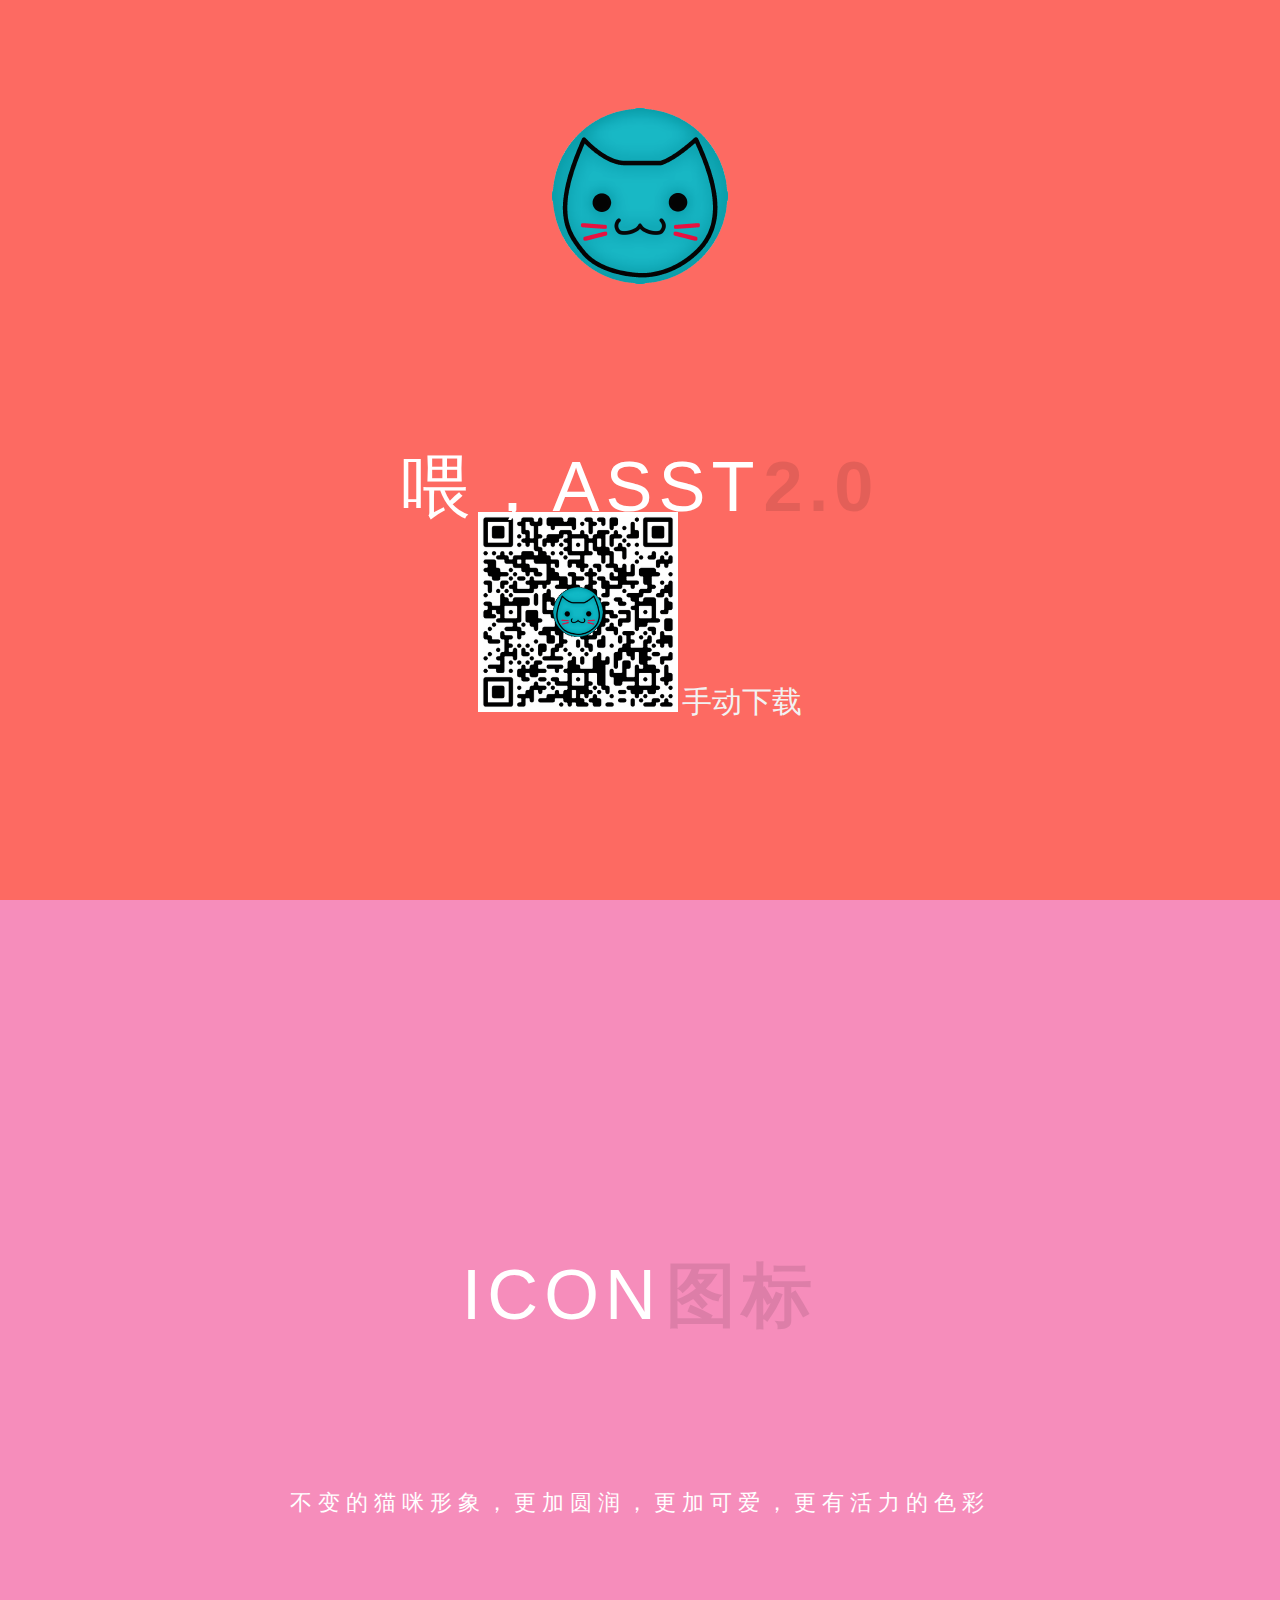
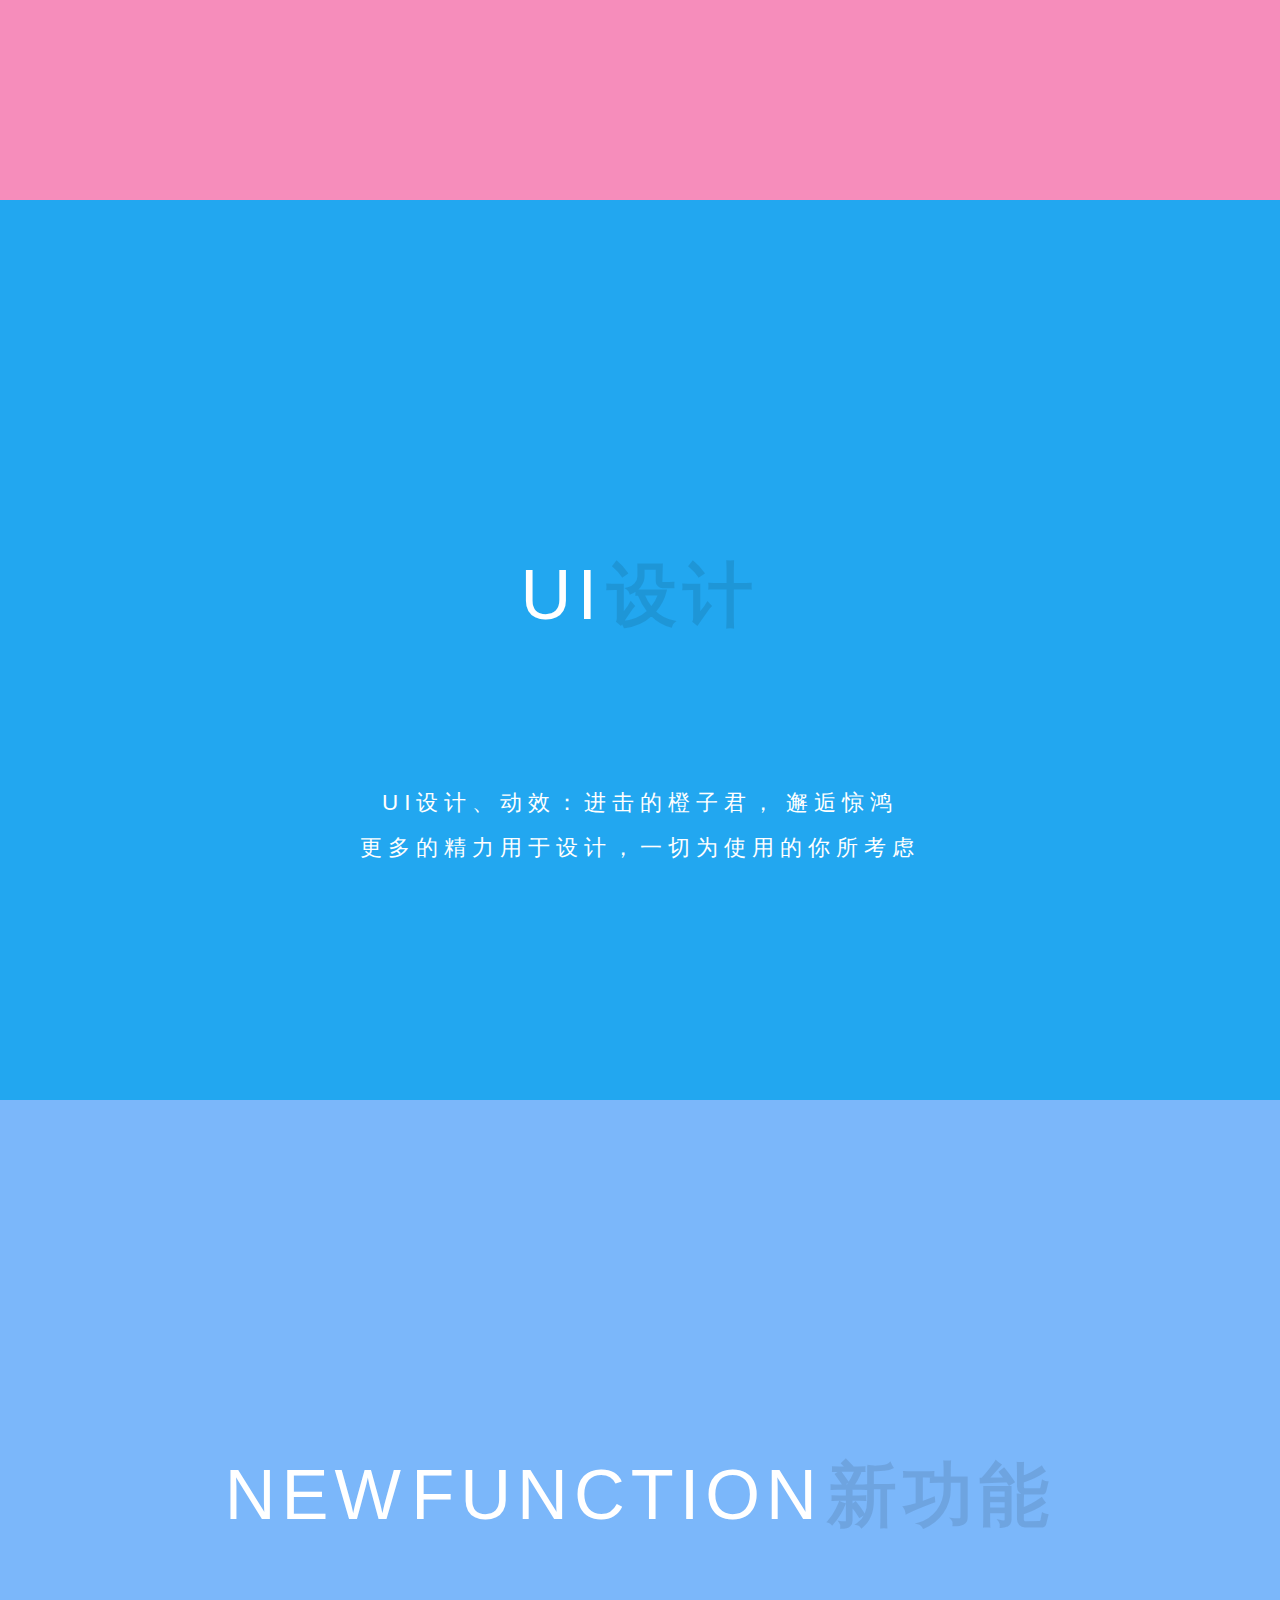
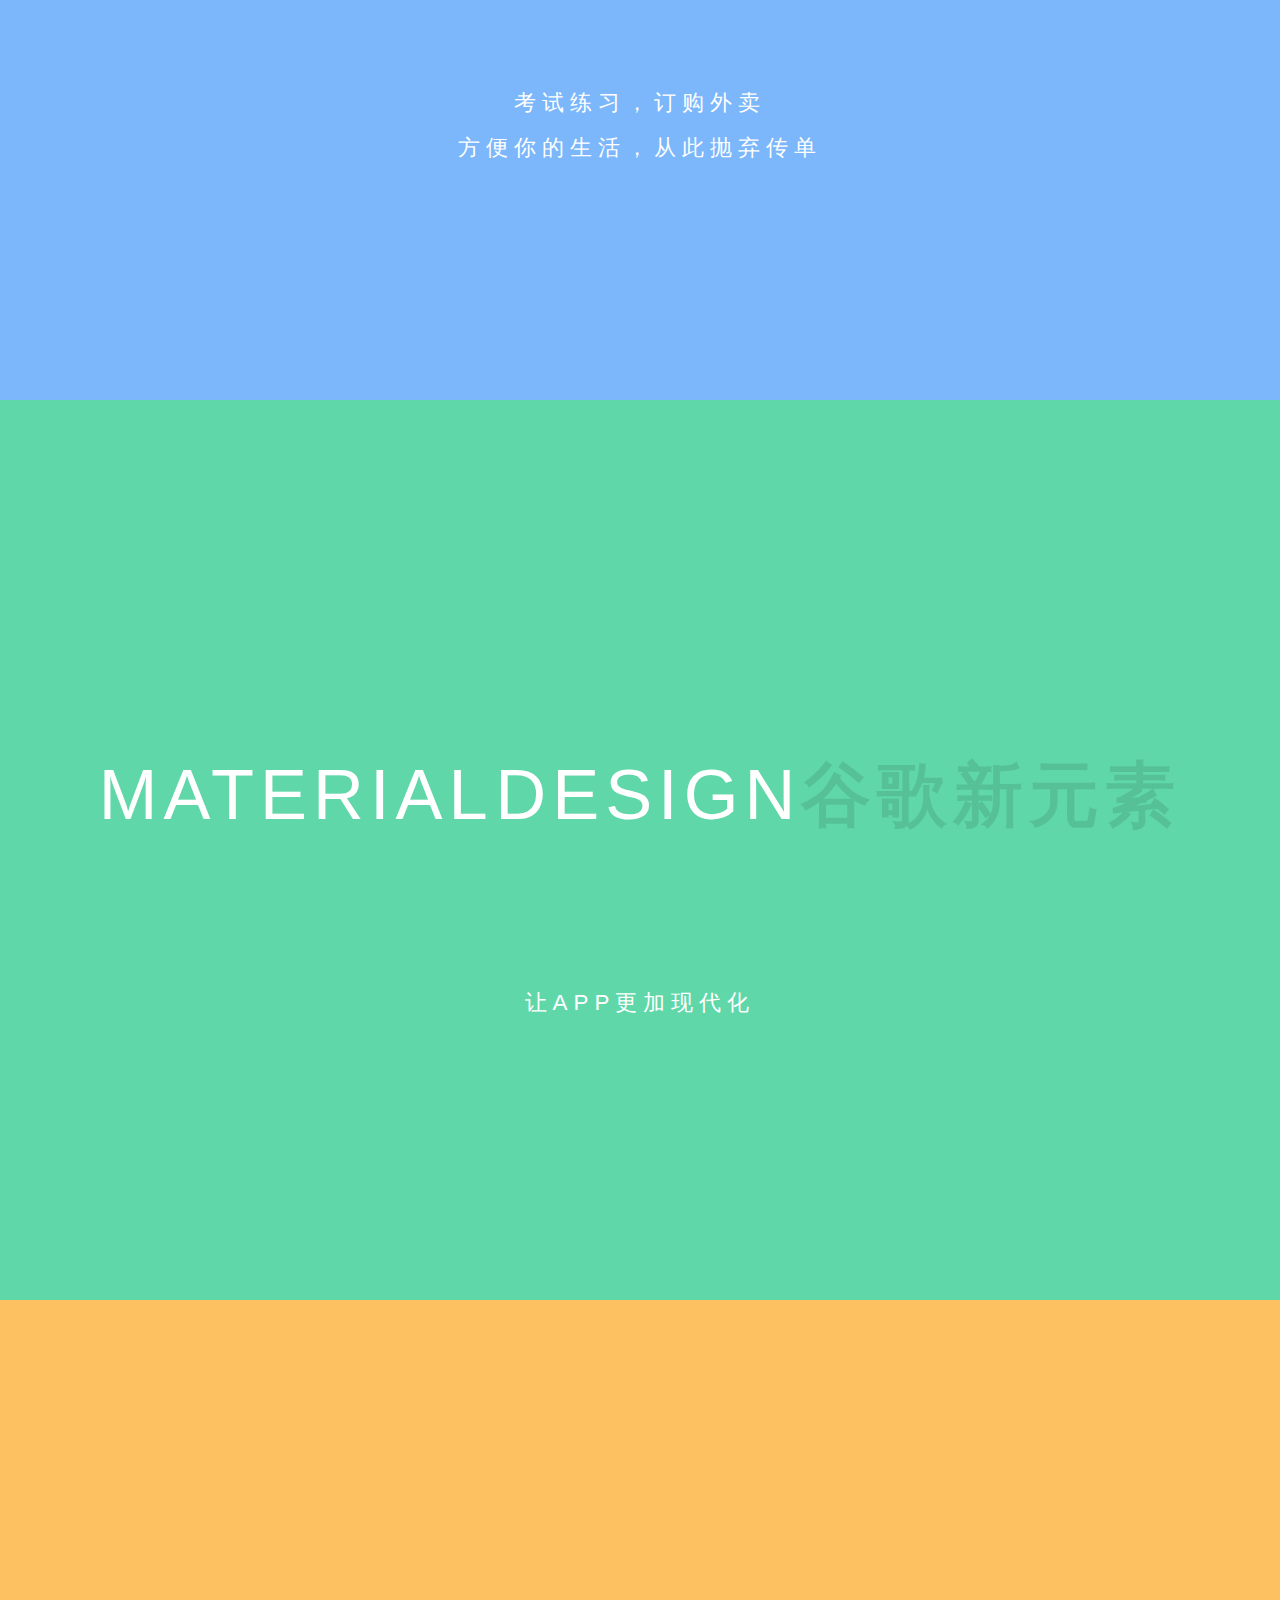
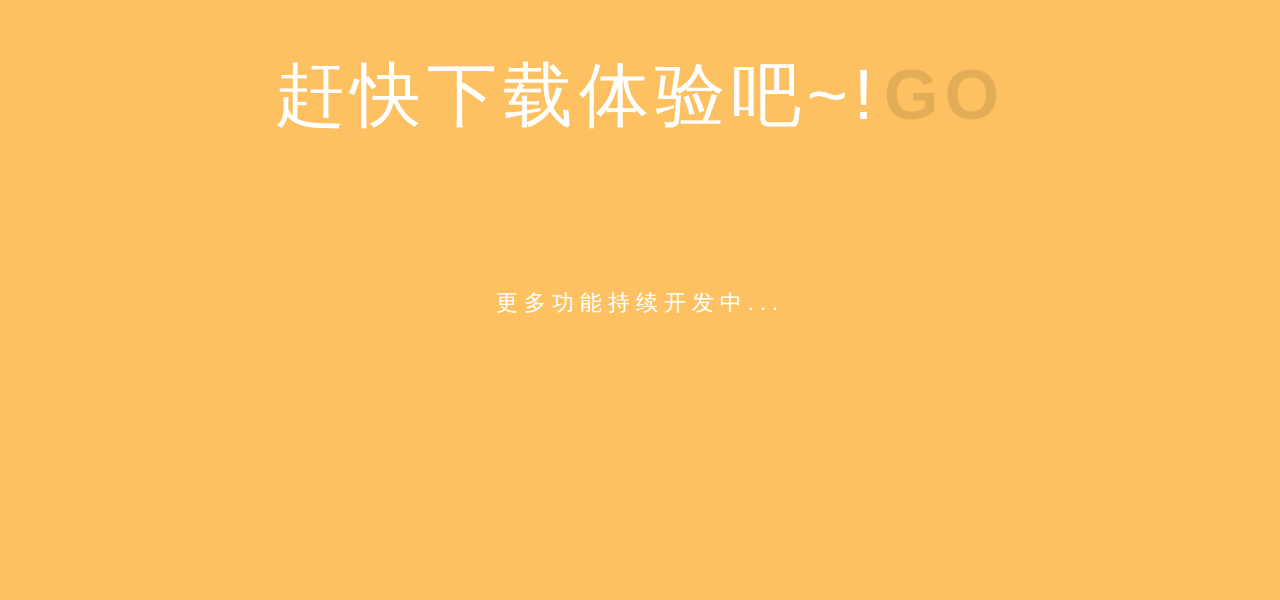
<file: index.html>
<!DOCTYPE html>
<html lang="en">
<head>
    <meta charset="UTF-8">
    <title>WEI,ASST</title>
    <style>
        body,html {
            padding: 0;
            margin: 0;
            width: 100%;
            height: 100%;
        }

        a {
            text-decoration: none;
            font-size: 30px;
        }

        a:link{color: #f2f2f2;}
        a:visited{color:#F2F2F2;}
        a:hover{color:#F2F2F2;}
        a:active{color:#F2F2F2;}

        h2 {
            font-family: "Microsoft YaHei","宋体","Segoe UI", "Lucida Grande", Helvetica, Arial,sans-serif, FreeSans, Arimo;
            display: block;
            font-size: 1.5em;
            -webkit-margin-before: 0.83em;
            -webkit-margin-after: 0.83em;
            -webkit-margin-start: 0px;
            -webkit-margin-end: 0px;
            font-weight: bold;
            position: relative;
            font-weight: 300;
            font-size: 1.4em;
            line-height: 1;
            color: #fff;
            letter-spacing: 6px;
            margin: 0;
            top: 58%;
            width: 100%;
            text-align: center;
            text-transform: uppercase;
            word-spacing: -0.3em;
        }

        h1 strong {
            color: rgba(0,0,0,0.1);
        }
        b, strong {
            font-weight: bold;
        }
        h1 {
            font-weight: 500;
            font-size: 1.05em;
            font-family: "Microsoft YaHei","宋体","Segoe UI", "Lucida Grande", Helvetica, Arial,sans-serif, FreeSans, Arimo;
            color: #fff;
            position: relative;
            font-weight: 300;
            font-size: 4.4em;
            line-height: 1;
            letter-spacing: 6px;
            margin: 0;
            top: 40%;
            width: 100%;
            text-align: center;
            text-transform: uppercase;
            word-spacing: -0.3em;
        }
    </style>
</head>
<body>
    <div style="width: 100%;height: 100%;background-color: #fd6a62;">
        <img src="ic_launcher.png" style="display:block;padding-top:100px;margin: auto">
        <h1 style="margin-top: -200px">喂，ASST <strong>2.0</strong></h1>
        <div style="margin: auto;align-content: center;width: 100%" align="center">
            <img src="二维码201703281458.png" width="200px" height="200px" style="padding-top:350px;display:inline-block;">
            
            <a href="http://ys-d.ys168.com/577242022/i6I297L3IHP4GS7uNfG/%E5%96%82%EF%BC%8CASST%20(%E6%AD%A6%E5%B7%A5%E8%81%8C%E5%8A%A9%E6%89%8B)V2.0.apk">手动下载</a>
        </div>
    </div>

    <div style="width: 100%;height: 100%;background-color: #f68dbb;">
        <h1>ICON <strong>图标</strong></h1>
        <h2>不变的猫咪形象，更加圆润，更加可爱，更有活力的色彩</h2>
    </div>

    <div style="width: 100%;height: 100%;background-color: #22a7f0;">
        <h1>UI <strong>设计</strong></h1>
        <h2>UI设计、动效：进击的橙子君，  邂逅惊鸿  <br><br>    更多的精力用于设计，一切为使用的你所考虑         </h2>
    </div>

    <div style="width: 100%;height: 100%;background-color: #7bb7fa;">
        <h1>NEW FUNCTION <strong>新功能</strong></h1>
        <h2>考试练习，订购外卖 <br><br>方便你的生活，从此抛弃传单</h2>
    </div>

    <div style="width: 100%;height: 100%;background-color: #60d7a9;">
        <h1>MATERIAL DESIGN<strong>谷歌新元素</strong></h1>
        <h2>让APP更加现代化</h2>
    </div>

    <div style="width: 100%;height: 100%;background-color: #fdc162;">
        <h1>赶快下载体验吧~! <strong>GO</strong></h1>
        <h2>更多功能持续开发中...</h2>
    </div>
</body>
</html>
</file>
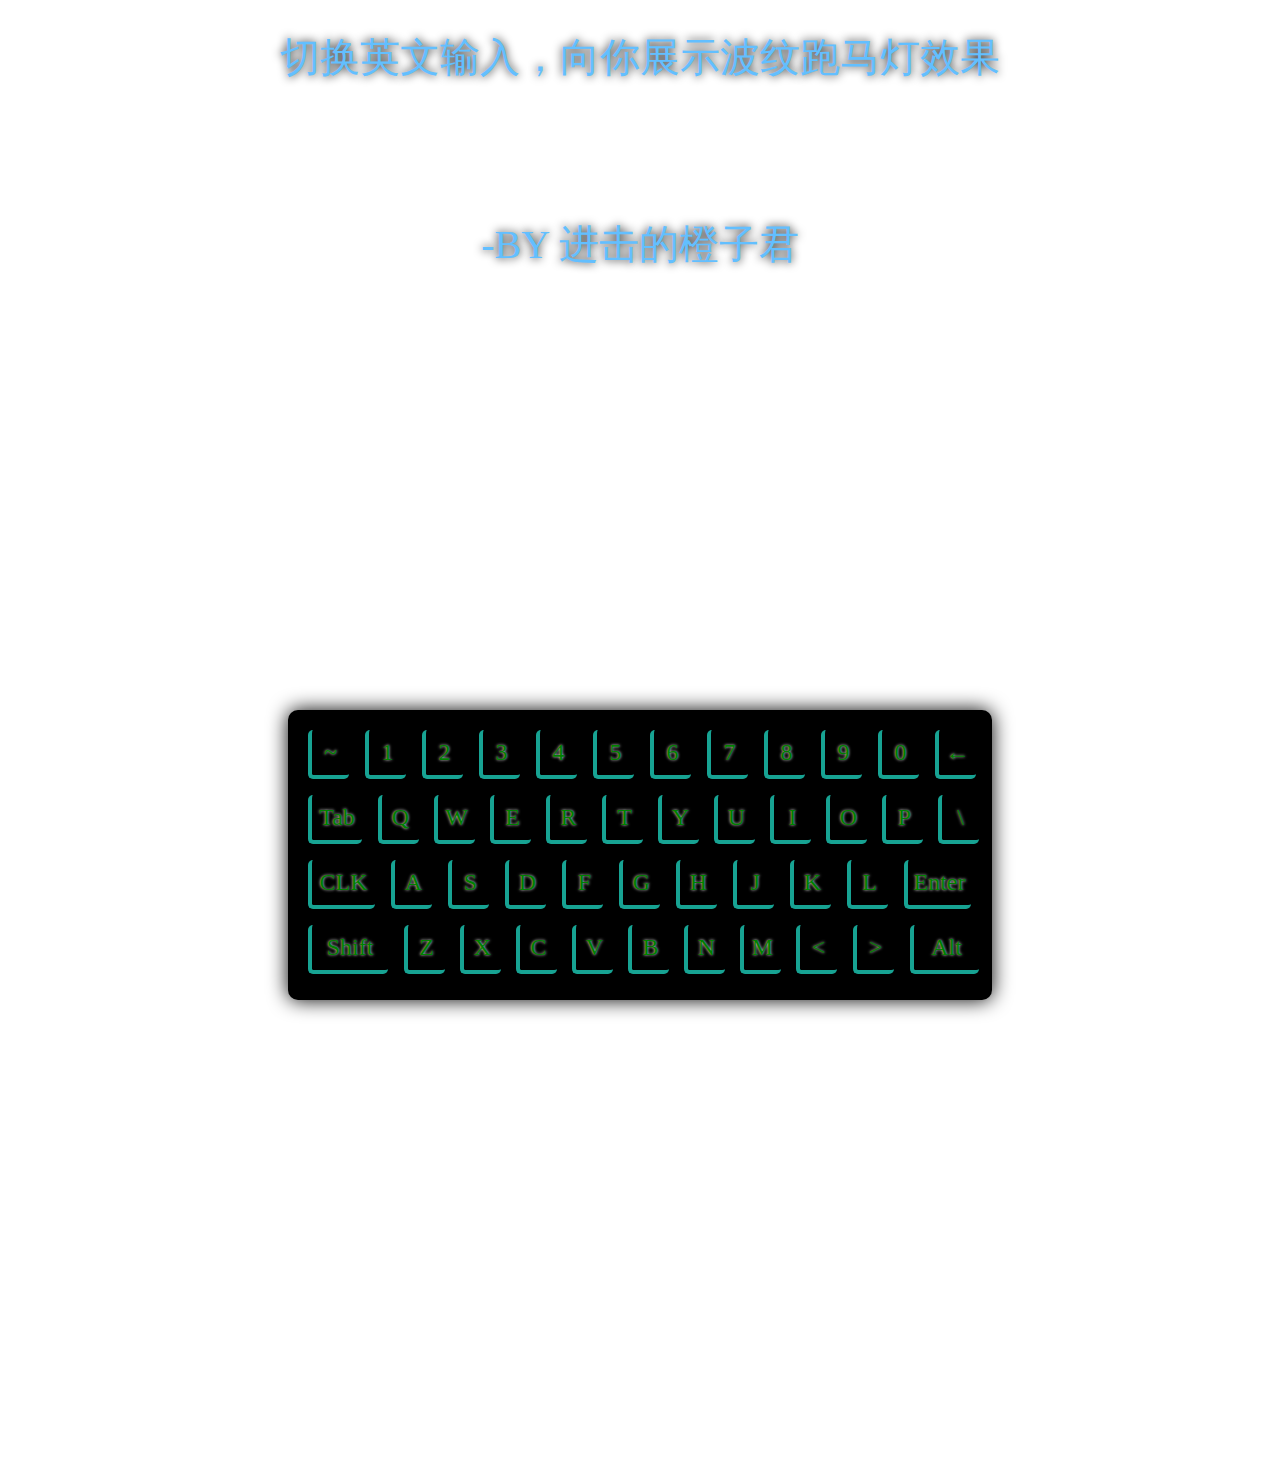
<file: ColorKeyBoard.html>
﻿<!DOCTYPE html>
<html lang="en">
<head>
    <meta charset="UTF-8">
    <title>橙子君的个人测试网站</title>
    <style>
        * {
            padding : 0px ;
            margin : 0px ;
        }
        html { overflow: hidden; /*强制隐藏浏览器滚动条*/}
        body {
            background:url(http://7xigkl.com1.z0.glb.clouddn.com/app-bg.jpg) ;
        }
        /*外边框*/
        .abroadBorder {
            /*margin :60px auto ;*/
            padding : 10px ;
            position : relative ;
            margin : 460px auto;
            width : 684px ;
            height : 270px ;
            box-shadow:0px 0px 20px 0px rgba(0,0,0,1);
            background-color: black;
            border-radius: 10px ;
        }
        /*~`键样式*/
        .key_wave, .number_1, .number_2, .number_3, .number_4, .number_5, .number_6, .number_7, .number_8, .number_9, .number_0,.keybacksapce{
            color : green ;
            animation-name: one; /*动画名字 ， 时间 ， 执行次数*/
            animation-duration: 0.4s;
            animation-iteration-count: 0;

            cursor:pointer ;
            position : absolute ;
            margin-top : 10px ;
            width : 37px ;
            height : 45px ;
            border-top : 0px ;
            border-right : 0px ;
            border-bottom : 4px #17a393 solid ;
            border-left : 4px #17a393 solid ;
            border-radius : 5px ;
        }
        .key_wave {
            margin-left : 10px;
        }

        .number_1 {
            margin-left : 67px ;
        }

        .number_2 {
            margin-left : 124px ;
        }

        .number_3 {
            margin-left : 181px ;
        }

        .number_4 {
            margin-left : 238px ;
        }

        .number_5 {
            margin-left : 295px ;
        }

        .number_6 {
            margin-left : 352px ;
        }

        .number_7 {
            margin-left : 409px ;
        }

        .number_8 {
            margin-left : 466px ;
        }

        .number_9 {
            margin-left : 523px ;
        }

        .number_0 {
            margin-left : 580px;
        }

        .keybacksapce {
           margin-left : 637px ;
        }

        /*键盘第二排 公共样式*/
        .key_tab, .key_q, .key_w, .key_e, .key_r, .key_t, .key_y, .key_u, .key_i, .key_o, .key_p, .key_line {
            color : green ;
            animation-name: one; /*动画名字 ， 时间 ， 执行次数*/
            animation-duration: 0.4s;
            animation-iteration-count: 0;

            cursor:pointer ;
            position : absolute ;
            margin-top : 75px ;
            width : 37px ;
            height : 45px ;
            border-top : 0px ;
            border-right : 0px ;
            border-bottom : 4px #17a393 solid ;
            border-left : 4px #17a393 solid ;
            border-radius : 5px ;
        }
        .key_tab {
            margin-left : 10px ;
            width : 50px ;
        }
        .key_q {
            margin-left : 80px ;
        }
        .key_w {
            margin-left : 136px ;
        }
        .key_e {
            margin-left: 192px ;
        }
        .key_r {
            margin-left: 248px ;
        }
        .key_t {
            margin-left: 304px ;
        }
        .key_y {
            margin-left: 360px ;
        }
        .key_u {
            margin-left: 416px ;
        }
        .key_i {
            margin-left: 472px ;
        }
        .key_o {
            margin-left: 528px ;
        }
        .key_p {
            margin-left: 584px ;
        }
        .key_line {
            margin-left : 640px ;
        }

        /*第三盘公共样式*/
        .key_capslk, .key_a, .key_s, .key_d, .key_f, .key_g, .key_h, .key_j, .key_k, .key_l, .key_enter {
            color : green ;
            animation-name: one; /*动画名字 ， 时间 ， 执行次数*/
            animation-duration: 0.4s;
            animation-iteration-count: 0;

            cursor:pointer ;
            position : absolute ;
            margin-top : 140px ;
            width : 37px ;
            height : 45px ;
            border-top : 0px ;
            border-right : 0px ;
            border-bottom : 4px #17a393 solid ;
            border-left : 4px #17a393 solid ;
            border-radius : 5px ;
        }
        .key_capslk {
            width : 63px ;
            margin-left : 10px ;
        }
        .key_a {
            margin-left : 93px ;
        }
        .key_s {
            margin-left : 150px ;
        }
        .key_d {
            margin-left : 207px ;
        }
        .key_f {
            margin-left : 264px ;
        }
        .key_g {
            margin-left : 321px ;
        }
        .key_h {
            margin-left : 378px ;
        }
        .key_j {
            margin-left : 435px ;
        }
        .key_k {
            margin-left : 492px ;
        }
        .key_l {
            margin-left : 549px ;
        }
        .key_enter {
            width : 63px ;
            margin-left : 606px ;
        }
        /*第四排公共样式*/
        .key_shift, .key_alt, .key_rightbrackets,.key_z, .key_x, .key_c, .key_v, .key_b, .key_n, .key_m, .key_leftbrackets{
            background-color: black;
            cursor:pointer ;
            position : absolute ;
            margin-top : 205px ;
            width : 37px ;
            height : 45px ;
            border-top : 0px ;
            border-right : 0px ;
            border-bottom : 4px #17a393 solid ;
            border-left : 4px #17a393 solid ;
            border-radius : 5px ;
            color : green;
            /*animation-name: one; !*动画名字 ， 时间 ， 执行次数*!*/
            /*animation-duration: 0.4s;*/
            /*animation-iteration-count: 0;*/
        }
        @keyframes one {
            from {color : green ;}
            to {color : white ;}
        }

        @keyframes two {
            from {color : white ;}
            to {color : green ;}
        }

        @keyframes showinput {
            from {margin:460px auto;opacity: 0.0}
            to {margin:60px auto;opacity:1.0}
        }

        @keyframes onshowinput {
            from {margin:60px auto;opacity: 1.0}
            to {margin:460px auto;opacity: 0.0}
        }

        .key_shift {
            width : 76px ;
            margin-left : 10px ;
        }
        .key_z {
            margin-left : 106px ;
        }
        .key_x {
            margin-left : 162px ;
        }
        .key_c {
            margin-left : 218px ;
        }
        .key_v {
            margin-left : 274px ;
        }
        .key_b {
            margin-left : 330px ;
        }
        .key_n {
            margin-left : 386px;
        }
        .key_m {
            margin-left : 442px ;
        }
        .key_leftbrackets {
            margin-left : 498px ;
        }
        .key_rightbrackets {
            margin-left: 555px ;
        }
        .key_alt {
            width : 65px ;
            margin-left: 612px ;
        }
        .font {
            text-shadow:0px 0px 3px white;
            margin: auto ;
            text-align : center ;
            font-size : 24px ;
            font-family: "微软雅黑";
            line-height:45px;
            overflow:hidden;
            /*color:black ;*/
            /*transition-property: color ;*/
            /*transition-duration: 1.6s;*/
            /*transition-timing-function:ease;*/
            /*color : white ;*/
        }
        .test {
            width : 800px ;
            height: 300px ;
            background-image:-webkit-linear-gradient(right, red, blue),-webkit-linear-gradient(right, black, white);
            /*-webkit-animation: shine 1s linear 2s infinite alternate;   !*给背景添加动画改变位置*!*/
        }
        @-webkit-keyframes shine {
           from {background-image:radial-gradient(rgba(255,255,255,0.0) 1%,rgba(255,255,255,0.0) 1%,rgba(255,255,255,0.0) 1%,rgba(255,255,255,0.9) ,rgba(255,255,255,0.0),rgba(255,255,255,0.0),rgba(255,255,255,0.0)) ;}

            to {background-image:radial-gradient(rgba(255,255,255,0.0) 4%,rgba(255,255,255,0.0) 4%,rgba(255,255,255,0.0) 4%,rgba(255,255,255,0.9) ,rgba(255,255,255,0.0),rgba(255,255,255,0.0),rgba(255,255,255,0.0)) ;}
        }
        .show {
            width : 800px ;
            height : 200px ;
            margin : 10px auto ;
            text-align:center;
            padding : 20px ;

        }
        .info {
            color : #62bfff;
            text-shadow: 0px 0px 10px black;
            width : 800px ;
            text-align : center ;
            margin : 0px auto ;
            font-family: "微软雅黑 Light";
            font-weight: 200;
            font-size : 40px ;
            display:block;
        }
        .inputtext {
            border:1px white solid ;
            margin : 40px ;
            font-size: 40px ;
            border-radius : 5px ;
            background-color: rgba(255,255,255,0.5);
            width : 600px ;
            height: 50px ;
            font-family: "等线 Light";
            font-weight: 200;
            font-size : 20px ;
        }
    </style>
</head>
<body bgcolor="#191970" onkeydown="keyListener(event);">
    <div class="show">
        <span class="info">切换英文输入，向你展示波纹跑马灯效果</span>
        <input class="inputtext" id="inputtext" onfocus="Finput()" onblur="Binput()" type="text"/>
        <span class="info">-BY 进击的橙子君</span>
    </div>
    <!--外边框-->
    <div class="abroadBorder" id="abroadBorder">
        <div class="key_wave">
            <div class="font">~</div>
        </div>
        <div class="number_1" id="number_1">
            <div class="font">1</div>
        </div>
        <div class="number_2">
            <div class="font">2</div>
        </div>
        <div class="number_3">
            <div class="font">3</div>
        </div>
        <div class="number_4">
            <div class="font">4</div>
        </div>
        <div class="number_5">
            <div class="font">5</div>
        </div>
        <div class="number_6">
            <div class="font">6</div>
        </div>
        <div class="number_7">
            <div class="font">7</div>
        </div>
        <div class="number_8">
            <div class="font">8</div>
        </div>
        <div class="number_9">
            <div class="font">9</div>
        </div>
        <div class="number_0">
            <div class="font">0</div>
        </div>
        <div class="keybacksapce">
            <div class="font">←</div>
        </div>
        <div class="key_tab">
            <div class="font">Tab</div>
        </div>
        <div class="key_q">
            <div class="font">Q</div>
        </div>
        <div class="key_w">
            <div class="font">W</div>
        </div>
        <div class="key_e">
            <div class="font">E</div>
        </div>
        <div class="key_r">
            <div class="font">R</div>
        </div>
        <div class="key_t">
            <div class="font">T</div>
        </div>
        <div class="key_y">
            <div class="font">Y</div>
        </div>
        <div class="key_u">
            <div class="font">U</div>
        </div>
        <div class="key_i">
            <div class="font">I</div>
        </div>
        <div class="key_o">
            <div class="font">O</div>
        </div>
        <div class="key_p">
            <div class="font">P</div>
        </div>
        <div class="key_line">
            <div class="font">\</div>
        </div>
        <div class="key_capslk">
            <div class="font">CLK</div>
        </div>
        <div class="key_a">
            <div class="font">A</div>
        </div>
        <div class="key_s">
            <div class="font">S</div>
        </div>
        <div class="key_d">
            <div class="font">D</div>
        </div>
        <div class="key_f">
            <div class="font">F</div>
        </div>
        <div class="key_g">
            <div class="font">G</div>
        </div>
        <div class="key_h">
            <div class="font">H</div>
        </div>
        <div class="key_j">
            <div class="font">J</div>
        </div>
        <div class="key_k">
            <div class="font">K</div>
        </div>
        <div class="key_l">
            <div class="font">L</div>
        </div>
        <div class="key_enter">
            <div class="font">Enter</div>
        </div>
        <div class="key_shift">
            <div class="font">Shift</div>
        </div>
        <div class="key_z">
            <div class="font">Z</div>
        </div>
        <div class="key_x">
            <div class="font">X</div>
        </div>
        <div class="key_c">
            <div class="font">C</div>
        </div>
        <div class="key_v">
            <div class="font">V</div>
        </div>
        <div class="key_b">
            <div class="font">B</div>
        </div>
        <div class="key_n">
            <div class="font">N</div>
        </div>
        <div class="key_m">
            <div class="font">M</div>
        </div>
        <div class="key_leftbrackets">
            <div class="font"><</div>
        </div>
        <div class="key_rightbrackets">
            <div class="font">></div>
        </div>
        <div class="key_alt">
            <div class="font">Alt</div>
        </div>
    </div>

<!--<div class="test">-->
    <!--<h1 style="text-shadow:0px 0px 10px white;">11</h1></div>-->
<script>
    var abroadBorder = document.getElementById("abroadBorder") ;
    //输入框获得焦点
    function Finput(){
        abroadBorder.style.animationName = "showinput" ; //播放显示动画
        abroadBorder.style.animationDuration = "1s" ;
        abroadBorder.style.animationIterationCount = "1" ;
        abroadBorder.style.margin = "60px auto" ;
    }
    //输入框失去焦点
    function Binput(){
        abroadBorder.style.animationName = "onshowinput" ; //播放显示动画
        abroadBorder.style.animationDuration = "1s" ;
        abroadBorder.style.animationIterationCount = "1" ;
        abroadBorder.style.margin = "460px auto" ;
    }
    <!--获得abroadBorder所有同级子元素-->
    var childArr=document.getElementById("abroadBorder").children;
    //声明一个数组保存所有元素
    var arr = new Array();
    //键盘输入事件监听
    function keyListener(event){
        //alert(event.keyCode) ;
//        if (event.ctrlKey && event.keyCode === 86){
//            alert('你按下了CTRL+V');
//        }
        switch (event.keyCode) {
            case 192 ://~
                createParallellines(38) ;
                break ;
            case 49 ://1
                createParallellines(95) ;
                break ;
            case 50 ://2
                createParallellines(152) ;
                break ;
            case 51 ://3
                createParallellines(209) ;
                break ;
            case 52 ://4
                createParallellines(266) ;
                break ;
            case 53 ://5
                createParallellines(323) ;
                break ;
            case 54 ://6
                createParallellines(380) ;
                break ;
            case 55 ://7
                createParallellines(437) ;
                break ;
            case 56 ://8
                createParallellines(494) ;
                break ;
            case 57 ://9
                createParallellines(551) ;
                break ;
            case 48 ://0
                createParallellines(608) ;
                break ;
            case 8 ://backspace
                createParallellines(665) ;
                break ;


            case 9 ://tab
                createParallellines(45) ;
                break ;
            case 81 ://q
                createParallellines(108) ;
                break ;
            case 87 ://w
                createParallellines(164) ;
                break ;
            case 69 ://e
                createParallellines(220) ;
                break ;
            case 82 ://r
                createParallellines(276) ;
                break ;
            case 84 ://t
                createParallellines(332) ;
                break ;
            case 89 ://y
                createParallellines(388) ;
                break ;
            case 85 ://u
                createParallellines(444) ;
                break ;
            case 73 ://i
                createParallellines(500) ;
                break ;
            case 79 ://o
                createParallellines(556) ;
                break ;
            case 80 ://p
                createParallellines(612) ;
                break ;
            case 220 :// |\
                createParallellines(668) ;
                break ;
            case 20 ://CLK
                createParallellines(51) ;
                break ;
            case 65 ://a
                createParallellines(121) ;
                break ;
            case 83 ://s
                createParallellines(178) ;
                break ;
            case 68 ://d
                createParallellines(235) ;
                break ;
            case 70 ://f
                createParallellines(292) ;
                break ;
            case 71 ://g
                createParallellines(349) ;
                break ;
            case 72 ://h
                createParallellines(406) ;
                break ;
            case 74 ://j
                createParallellines(463) ;
                break ;
            case 75 ://k
                createParallellines(520) ;
                break ;
            case 76 ://l
                createParallellines(577) ;
                break ;
            case 13 || 108 ://enter
                createParallellines(647) ;
                break ;
            case 16 ://shift
                createParallellines(58) ;
                break ;
            case 90 ://z
                createParallellines(134) ;
                break ;
            case 88 ://x
                createParallellines(190) ;
                break ;
            case 67 ://c
                createParallellines(246) ;
                break ;
            case 86 ://v
                createParallellines(302) ;
                break ;
            case 66 ://b
                createParallellines(358) ;
                break ;
            case 78 ://n
                createParallellines(414) ;
                break ;
            case 77 ://m
                createParallellines(470) ;
                break ;
            case 188 :// <
                createParallellines(526) ;
                break ;
            case 190 :// >
                createParallellines(583) ;
                break ;
            case 18 ://alt
                createParallellines(680) ;
                break ;
            default :
                null ;
        }
    }


        //声明Map集合，此集合拥有极高的查找速度
       // var map = new Map();
        //使用循环遍历childArr所有元素，添加一个新的属性offsetRight获得右界限，并保存在arr数组里面
        for (var i = 0; i < childArr.length; i ++) {
            arr.push(childArr[i]) ;
            if (childArr[i].className == "key_tab") { //如果是tab按键
                childArr[i].offsetRight = childArr[i].offsetLeft + 50 ;
            } else if (childArr[i].className == "key_capslk") {//如果是CLK按键
                childArr[i].offsetRight = childArr[i].offsetLeft + 63 ;
            } else if (childArr[i].className == "key_enter") {//如果是Enter键
                childArr[i].offsetRight = childArr[i].offsetLeft + 63 ;
            } else if (childArr[i].className == "key_shift") {//如果是shift按键
                childArr[i].offsetRight = childArr[i].offsetLeft + 76 ;
            } else if (childArr[i].className == "key_capslk") {//如果是tab按键
                childArr[i].offsetRight = childArr[i].offsetLeft + 65 ;
            } else {                                            //其余所有按键
                childArr[i].offsetRight = childArr[i].offsetLeft + 37 ;
            }
            //保存在map集合中
           // map.set(childArr[i].className,childArr[i]) ;
            //        arr.push(childArr[i].offsetRight=)
                //   console.log((("计算中心位置："+(parseFloat(childArr[i].offsetRight) - parseFloat(childArr[i].offsetLeft)) /2 )) +"元素名："+ childArr[i].className+"   相对坐标:x"+childArr[i].offsetLeft +"---"+childArr[i].offsetRight+"，y:"+childArr[i].offsetTop) ;
        }

    /**
     *
     * @param Location 当前元素的水平中心位置
     */
    function createParallellines(Location) {
        var left_x = Location ;
        var right_x = Location ;
        var sInt = setInterval(
                function() {
                    left_x -= 10.6 ; //每次执行左平行线向左移动一个像素
                    right_x += 10.6 ; //每次执行右平行线向右移动一个像素
                    testRange(right_x,left_x) ;
                    console.log("正在执行中.....") ;
                    if (right_x > 684 && left_x < 0) {
                        clearInterval(sInt); //停止执行
                    }
                }
                ,
                0
        ) ;
    }

    //判断right_x,left_x是否在某个元素范围内,right_x是左平行线，left_x是右平行线
    function testRange(right_x, left_x) {

        console.log(left_x+right_x+"___"+arr.length) ;
        for (var i = 0; i < arr.length; i++) {
            var thisarr = arr[i] ;//获得当前循环到的按键
            //左或右平行线在某个元素的范围之内
            if (right_x > thisarr.offsetLeft && right_x < thisarr.offsetRight) {
                //将当前元素的文字颜色设置
                //thisarr.className = "an" ;
                //-----thisarr.style.color = "red" ;
                thisarr.style.animationName = "one" ;

                thisarr.style.animationDuration = "0.5s" ;
                thisarr.style.animationIterationCount = "1" ;
               // thisarr.style.backgroundColor = "rgba(255,255,255,0.5)" ;
            } else if(left_x > thisarr.offsetLeft && left_x < thisarr.offsetRight) {
                //------thisarr.style.color = "red" ;
                thisarr.style.animationName = "one" ;

                thisarr.style.animationDuration = "0.5s" ;
                thisarr.style.animationIterationCount = "1" ;
               // thisarr.style.backgroundColor = "rgba(255,255,255,0.5)" ;
//                thisarr.style.color = "black" ;
            } else {
                thisarr.style.animationName = "two" ;

                thisarr.style.animationDuration = "1.2s" ;
                thisarr.style.animationIterationCount = "1" ;
               // thisarr.style.backgroundColor = "black" ;
                //this.arr.className = "buan" ;
               //thisarr.style.color = "green" ;
                //thisarr.style.backgroundColor = "black" ;
                thisarr.style.color = "green" ;
            }
//
//            if (left_x >= thisarr.offsetRight && left_x <= thisarr.offsetLeft) {
//                //将当前元素的文字颜色设置
//                thisarr.style.color = "red" ;
//            } else {
//                thisarr.style.color = "black" ;
//            }
        }
    }
</script>
</body>
</html>
</file>
